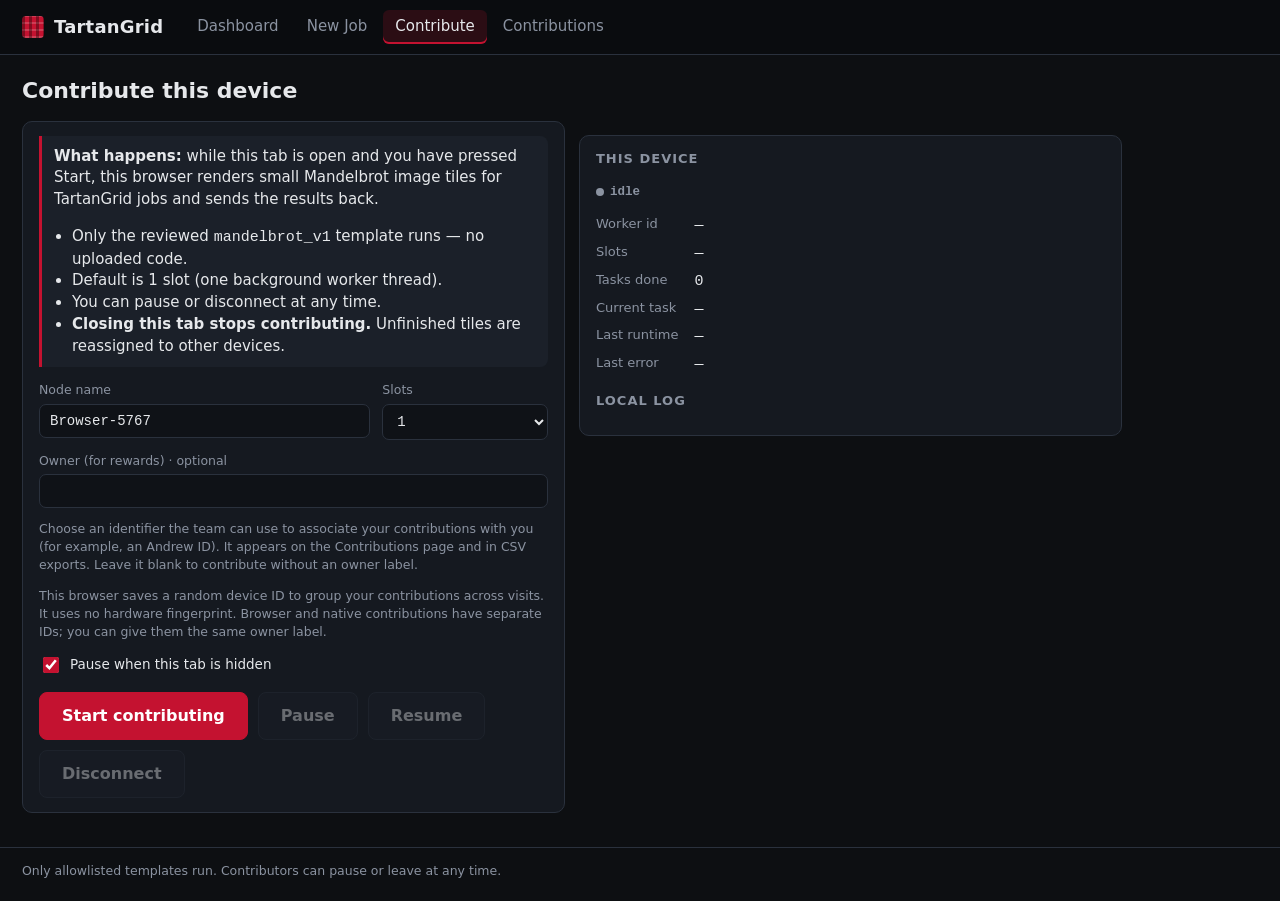
<file: backend/static/contribute.html>
<!DOCTYPE html>
<html lang="en">
<head>
  <meta charset="utf-8">
  <meta name="viewport" content="width=device-width, initial-scale=1">
  <title>TartanGrid — Contribute</title>
  <link rel="icon" href="data:,">
  <link rel="stylesheet" href="style.css">
</head>
<body>
  <header class="site"></header>
  <main>
    <h1>Contribute this device</h1>
    <div class="contrib-layout">
      <section class="panel">
        <div class="note">
          <p style="margin-top:0"><strong>What happens:</strong> while this tab is open and you have pressed Start,
            this browser renders small Mandelbrot image tiles for TartanGrid jobs and sends the results back.</p>
          <ul style="margin:0; padding-left:18px">
            <li>Only the reviewed <span class="mono">mandelbrot_v1</span> template runs — no uploaded code.</li>
            <li>Default is 1 slot (one background worker thread).</li>
            <li>You can pause or disconnect at any time.</li>
            <li><strong>Closing this tab stops contributing.</strong> Unfinished tiles are reassigned to other devices.</li>
          </ul>
        </div>

        <div class="form-grid" style="grid-template-columns: 2fr 1fr; margin-top:14px">
          <div><label for="name">Node name</label><input type="text" id="name" maxlength="40" autocomplete="off"></div>
          <div><label for="slots">Slots</label>
            <select id="slots"><option>1</option><option>2</option><option>3</option><option>4</option></select></div>
        </div>
        <div style="margin-top:12px">
          <label for="owner">Owner (for rewards) · optional</label>
          <input type="text" id="owner" maxlength="40" autocomplete="off" aria-describedby="owner-help">
          <p class="muted small" id="owner-help">Choose an identifier the team can use to associate your contributions with you (for example, an Andrew ID).
            It appears on the Contributions page and in CSV exports. Leave it blank to contribute without an owner label.</p>
        </div>
        <p class="muted small">This browser saves a random device ID to group your contributions across visits. It uses no hardware fingerprint.
          Browser and native contributions have separate IDs; you can give them the same owner label.</p>
        <label class="check" style="margin-top:12px"><input type="checkbox" id="auto-pause" checked> Pause when this tab is hidden</label>
        <div class="note err small" id="form-err" style="margin-top:12px" hidden></div>

        <div class="btn-row" style="margin-top:16px">
          <button class="btn primary big" id="start">Start contributing</button>
          <button class="btn big" id="pause" disabled>Pause</button>
          <button class="btn big" id="resume" disabled>Resume</button>
          <button class="btn big" id="stop" disabled>Disconnect</button>
        </div>
        <div class="note warn small" id="not-loaded" style="margin-top:14px" hidden>contributor.js not loaded yet — the worker code hasn't been deployed. The page will work once it is.</div>
      </section>

      <section class="panel">
        <h2>This device</h2>
        <div class="state-big" id="state"><span class="status status-idle">idle</span></div>
        <dl class="kv" style="margin-top:12px">
          <dt>Worker id</dt><dd id="s-worker">—</dd>
          <dt>Slots</dt><dd id="s-slots">—</dd>
          <dt>Tasks done</dt><dd id="s-done">0</dd>
          <dt>Current task</dt><dd id="s-current">—</dd>
          <dt>Last runtime</dt><dd id="s-last">—</dd>
          <dt>Last error</dt><dd id="s-error">—</dd>
        </dl>
        <h2 style="margin-top:16px">Local log</h2>
        <ul class="local-log" id="log"></ul>
      </section>
    </div>
  </main>
  <footer class="site"></footer>

  <script src="common.js"></script>
  <script>
    "use strict";
    TG.renderChrome("contribute");

    // ---------- node name (remembered; storage may be unavailable) ----------
    const nameInput = TG.$("#name");
    let saved = null;
    try { saved = localStorage.getItem("tg_node_name"); } catch (_) {}
    nameInput.value = saved || "Browser-" + String(Math.floor(1000 + Math.random() * 9000));
    nameInput.addEventListener("change", () => { try { localStorage.setItem("tg_node_name", nameInput.value.trim()); } catch (_) {} });
    const ownerInput = TG.$("#owner");
    try { ownerInput.value = localStorage.getItem("tg_owner") || ""; } catch (_) {}
    ownerInput.addEventListener("change", () => { try { localStorage.setItem("tg_owner", ownerInput.value.trim()); } catch (_) {} });

    // ---------- load C's scripts (mock mode uses TG.MockContributor instead) ----------
    let Impl = null;
    function loadScript(src) {
      return new Promise((resolve) => {
        const s = document.createElement("script");
        s.src = src;
        s.onload = () => resolve(true);
        s.onerror = () => resolve(false);
        document.head.appendChild(s);
      });
    }
    const ready = (async () => {
      if (TG.MOCK) { Impl = TG.MockContributor; return; }
      await loadScript("mandelbrot_kernel.js");
      await loadScript("contributor.js");
      if (typeof window.TartanContributor === "function") Impl = window.TartanContributor;
      else TG.$("#not-loaded").hidden = false;
      setButtons();
    })();

    // ---------- state ----------
    let c = null;
    let state = "idle";
    let manualPause = false, autoPaused = false, busy = false;
    const logLines = [];

    function log(msg) {
      logLines.unshift(new Date().toLocaleTimeString([], { hour12: false }) + "  " + msg);
      logLines.length = Math.min(logLines.length, 20);
      TG.$("#log").replaceChildren(...logLines.map((l) => TG.el("li", null, l)));
    }

    function setButtons() {
      const can = !!Impl && !busy;
      TG.$("#start").disabled = !can || !["idle", "stopped", "error"].includes(state);
      TG.$("#pause").disabled = !can || state !== "running";
      TG.$("#resume").disabled = !can || state !== "paused";
      TG.$("#stop").disabled = !can || !["running", "paused", "connecting", "error"].includes(state) || !c;
      nameInput.disabled = ownerInput.disabled = TG.$("#slots").disabled = !["idle", "stopped", "error"].includes(state);
    }

    function onStatus(s) {
      state = s.state || state;
      TG.$("#state").replaceChildren(TG.statusBadge(state));
      TG.$("#s-worker").textContent = s.workerId || "—";
      TG.$("#s-slots").textContent = s.slots ?? "—";
      TG.$("#s-done").textContent = s.tasksDone ?? 0;
      TG.$("#s-current").textContent = s.currentTaskIds && s.currentTaskIds.length ? s.currentTaskIds.map((i) => "#" + i).join(", ") : "—";
      TG.$("#s-last").textContent = s.lastRuntimeMs != null ? (s.lastRuntimeMs / 1000).toFixed(2) + " s" : "—";
      TG.$("#s-error").textContent = s.lastError || "—";
      setButtons();
    }

    async function run(label, fn) {
      busy = true; setButtons();
      try { await fn(); }
      catch (e) {
        log(label + " failed: " + e.message);
        const err = TG.$("#form-err");
        err.textContent = label + " failed: " + e.message;
        err.hidden = false;
      }
      finally { busy = false; setButtons(); }
    }

    // ---------- buttons ----------
    TG.$("#start").addEventListener("click", () => run("Start", async () => {
      await ready;
      if (!Impl) return;
      const name = nameInput.value.trim();
      if (name.length < 1 || name.length > 40) throw new Error("Node name must be 1–40 characters.");
      const owner = ownerInput.value.trim();
      if (Array.from(owner).length > 40) throw new Error("Owner must be at most 40 characters.");
      try { localStorage.setItem("tg_node_name", name); } catch (_) {}
      try { localStorage.setItem("tg_owner", owner); } catch (_) {}
      TG.$("#form-err").hidden = true;
      manualPause = autoPaused = false;
      c = new Impl({ name, slots: parseInt(TG.$("#slots").value, 10), owner: owner || null });   // fresh instance every Start
      c.on("status", onStatus);
      c.on("log", log);
      c.on("task_done", (e) => log(`task #${e.taskId} done in ${(e.runtimeMs / 1000).toFixed(2)}s`));
      log(`starting as "${name}"…`);
      await c.start();
      if (document.hidden && TG.$("#auto-pause").checked) await autoPause();
    }));
    TG.$("#pause").addEventListener("click", () => run("Pause", async () => { manualPause = true; autoPaused = false; await c.pause(); }));
    TG.$("#resume").addEventListener("click", () => run("Resume", async () => { manualPause = false; autoPaused = false; await c.resume(); }));
    TG.$("#stop").addEventListener("click", () => run("Disconnect", async () => { await c.stop(); }));

    // ---------- auto pause when hidden ----------
    async function autoPause() {
      if (!c || state !== "running" || manualPause) return;
      autoPaused = true;
      log("tab hidden → pausing");
      await c.pause();
    }
    document.addEventListener("visibilitychange", () => {
      if (!TG.$("#auto-pause").checked || !c) return;
      if (document.hidden) {
        autoPause().catch((e) => log("auto-pause failed: " + e.message));
      } else if (autoPaused && !manualPause && state === "paused") {
        autoPaused = false;
        log("tab visible → resuming");
        c.resume().catch((e) => log("auto-resume failed: " + e.message));
      }
    });

    setButtons();
  </script>
</body>
</html>
</file>
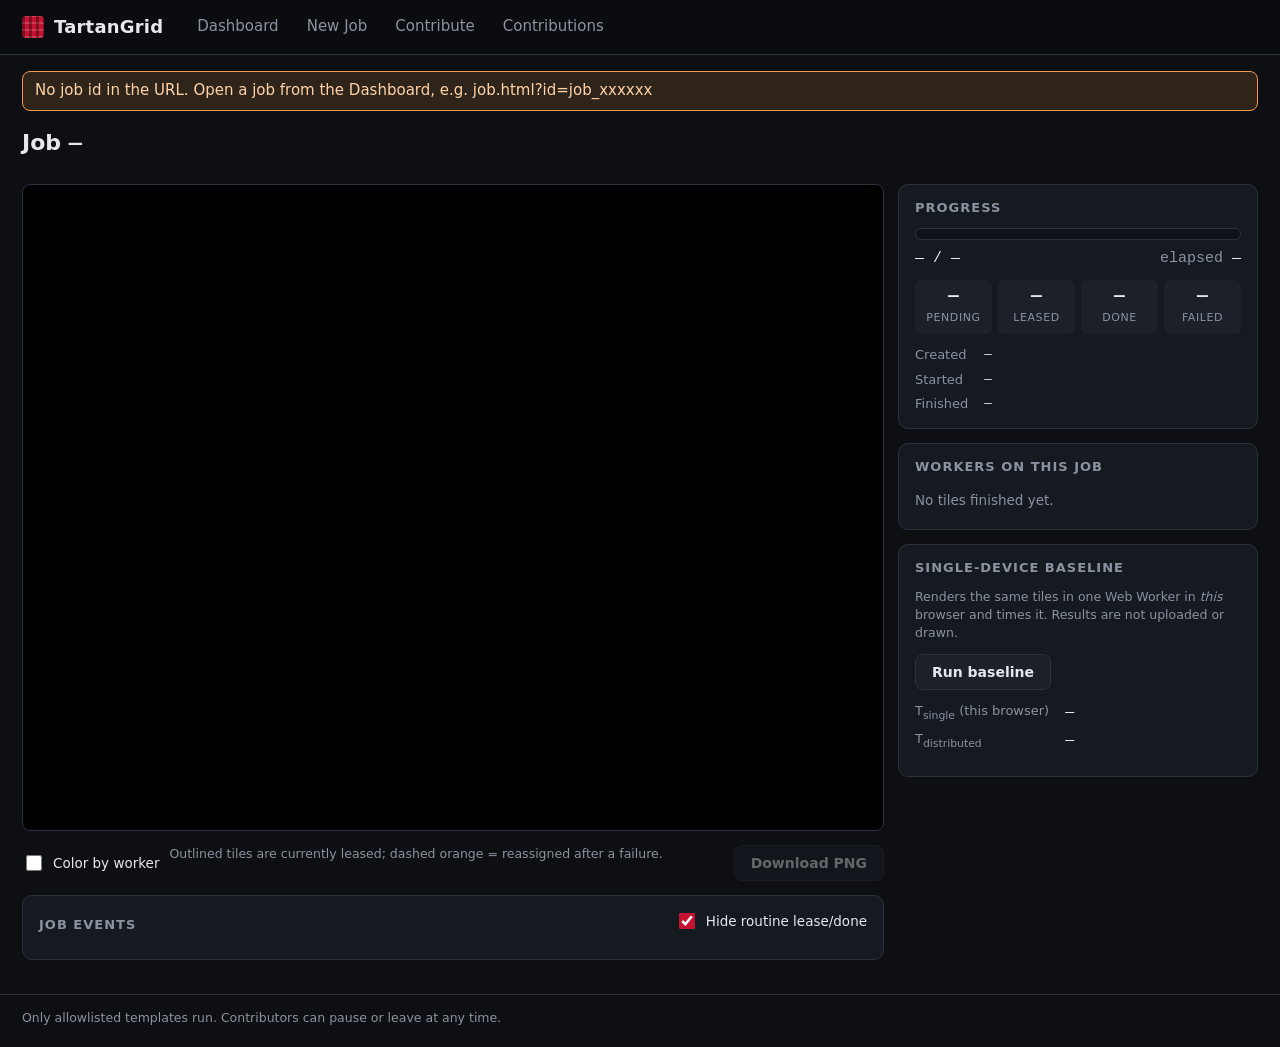
<file: backend/static/job.html>
<!DOCTYPE html>
<html lang="en">
<head>
  <meta charset="utf-8">
  <meta name="viewport" content="width=device-width, initial-scale=1">
  <title>TartanGrid — Job</title>
  <link rel="icon" href="data:,">
  <link rel="stylesheet" href="style.css">
</head>
<body>
  <header class="site"></header>
  <main>
    <div class="panel-head">
      <h1>Job <span class="mono" id="job-id">—</span> <span id="job-status"></span></h1>
      <span class="muted mono small" id="job-params"></span>
    </div>

    <div class="job-layout">
      <div class="stack">
        <div class="canvas-wrap" id="canvas-wrap">
          <canvas id="img" width="512" height="384"></canvas>
          <canvas id="overlay" class="overlay" width="512" height="384"></canvas>
        </div>
        <div class="btn-row">
          <label class="check"><input type="checkbox" id="color-by-worker"> Color by worker</label>
          <span class="muted small">Outlined tiles are currently leased; dashed orange = reassigned after a failure.</span>
          <button class="btn" id="download" style="margin-left:auto" disabled>Download PNG</button>
        </div>

        <section class="panel">
          <div class="panel-head">
            <h2>Job events</h2>
            <label class="check"><input type="checkbox" id="hide-noisy" checked> Hide routine lease/done</label>
          </div>
          <div class="muted small" id="hidden-count"></div>
          <ul class="events" id="events"></ul>
        </section>
      </div>

      <div class="stack">
        <section class="panel">
          <h2>Progress</h2>
          <div class="progress"><div id="bar"></div></div>
          <div class="panel-head" style="margin:8px 0 0">
            <span class="num" id="done-of">— / —</span>
            <span class="num"><span class="muted">elapsed</span> <span id="elapsed">—</span></span>
          </div>
          <div class="counts">
            <div><b id="n-pending">—</b><span>pending</span></div>
            <div><b id="n-leased">—</b><span>leased</span></div>
            <div><b id="n-done">—</b><span>done</span></div>
            <div><b id="n-failed">—</b><span>failed</span></div>
          </div>
          <dl class="kv small" style="margin-top:12px">
            <dt>Created</dt><dd id="t-created">—</dd>
            <dt>Started</dt><dd id="t-started">—</dd>
            <dt>Finished</dt><dd id="t-finished">—</dd>
          </dl>
        </section>

        <section class="panel">
          <div class="panel-head"><h2>Workers on this job</h2><span class="muted small" id="legend-hint"></span></div>
          <ul class="legend" id="legend"><li class="muted">No tiles finished yet.</li></ul>
        </section>

        <section class="panel">
          <h2>Single-device baseline</h2>
          <p class="muted small" style="margin-top:0">Renders the same tiles in one Web Worker in <em>this</em> browser and times it.
            Results are not uploaded or drawn.</p>
          <div class="btn-row"><button class="btn" id="baseline-btn">Run baseline</button></div>
          <div class="progress" style="margin-top:10px" hidden id="baseline-prog"><div id="baseline-bar"></div></div>
          <dl class="kv" style="margin-top:12px">
            <dt>T<sub>single</sub> (this browser)</dt><dd id="t-single">—</dd>
            <dt>T<sub>distributed</sub></dt><dd id="t-dist">—</dd>
          </dl>
          <div style="margin-top:10px"><span class="speedup" id="speedup"></span></div>
          <p class="muted small" id="speedup-note" hidden>Measured; T<sub>distributed</sub> is end-to-end (includes network &amp; scheduling overhead).</p>
          <div class="note err small" id="baseline-err" hidden></div>
        </section>
      </div>
    </div>
  </main>
  <footer class="site"></footer>

  <script src="common.js"></script>
  <script>
    "use strict";
    TG.renderChrome("job");
    const el = TG.el;
    const jobId = TG.query("id");

    const img = TG.$("#img"), overlay = TG.$("#overlay");
    const ictx = img.getContext("2d"), octx = overlay.getContext("2d");
    const colorToggle = TG.$("#color-by-worker");

    const S = {
      params: null, maxIter: 0, since: 0, status: null, elapsedMs: null,
      tiles: new Map(),   // task idx -> {x, y, w, h, worker_id, attempts}
      leased: [], terminal: false, initialized: false,
    };

    // ---------- canvas ----------
    function initCanvas(p) {
      img.width = overlay.width = p.width;
      img.height = overlay.height = p.height;
      ictx.fillStyle = "#07090c";
      ictx.fillRect(0, 0, p.width, p.height);
      S.initialized = true;
    }

    function drawTile(t) {
      ictx.putImageData(TG.tileImageData(t.data, t.tile_w, t.tile_h, S.maxIter), t.tile_x, t.tile_y);
      S.tiles.set(t.idx, { x: t.tile_x, y: t.tile_y, w: t.tile_w, h: t.tile_h, worker_id: t.worker_id, attempts: t.attempts || 1 });
    }

    function drawOverlay() {
      octx.clearRect(0, 0, overlay.width, overlay.height);
      const shown = overlay.getBoundingClientRect().width || overlay.width;
      const s = overlay.width / shown; // canvas pixels per CSS pixel
      if (colorToggle.checked) {
        for (const t of S.tiles.values()) {
          octx.fillStyle = TG.workerColorAlpha(t.worker_id, 0.3);
          octx.fillRect(t.x, t.y, t.w, t.h);
        }
        octx.setLineDash([5 * s, 4 * s]);
        octx.lineWidth = 2 * s;
        octx.strokeStyle = "#f2994a";
        for (const t of S.tiles.values()) {
          if (t.attempts > 1) octx.strokeRect(t.x + 2 * s, t.y + 2 * s, t.w - 4 * s, t.h - 4 * s);
        }
        octx.setLineDash([]);
      }
      const lw = 2 * s;
      octx.lineWidth = lw;
      for (const l of S.leased) {
        octx.strokeStyle = TG.workerColor(l.worker_id);
        octx.strokeRect(l.tile_x + lw / 2, l.tile_y + lw / 2, l.tile_w - lw, l.tile_h - lw);
      }
    }
    colorToggle.addEventListener("change", () => { drawOverlay(); TG.$("#legend-hint").textContent = colorToggle.checked ? "tile colors ↓" : ""; });
    window.addEventListener("resize", drawOverlay);

    // ---------- job polling ----------
    function render(j) {
      TG.$("#job-status").replaceChildren(TG.statusBadge(j.status));
      const done = j.counts ? j.counts.done : 0;
      const pct = j.task_count ? (100 * done) / j.task_count : 0;
      TG.$("#bar").style.width = pct.toFixed(1) + "%";
      TG.$("#done-of").textContent = `${done} / ${j.task_count} tiles (${pct.toFixed(0)}%)`;
      TG.$("#elapsed").textContent = TG.fmtSeconds(j.elapsed_ms);
      for (const k of ["pending", "leased", "done", "failed"]) TG.$("#n-" + k).textContent = j.counts ? j.counts[k] : "—";
      TG.$("#t-created").textContent = TG.fmtTime(j.created_at);
      TG.$("#t-started").textContent = TG.fmtTime(j.started_at);
      TG.$("#t-finished").textContent = TG.fmtTime(j.finished_at);

      const ws = (j.workers || []).slice().sort((a, b) => b.tiles_done - a.tiles_done);
      TG.$("#legend").replaceChildren(...(ws.length ? ws.map((w) =>
        el("li", null, TG.workerDot(w.worker_id), el("span", null, w.name), TG.typeBadge(w.worker_type),
          el("span", { class: "num" }, w.tiles_done + " tiles"))) : [el("li", { class: "muted" }, "No tiles finished yet.")]));
    }

    // Distinct worker colors in registration order (same as the Dashboard).
    let lastJob = null, colorsLoaded = false;
    async function refreshColors() {
      const s = await TG.api("/api/stats");
      TG.assignWorkerColors(s.workers || []);
      colorsLoaded = true;
      if (lastJob) { render(lastJob); drawOverlay(); feed.render(); }
    }

    async function pollJob() {
      if (!colorsLoaded) { try { await refreshColors(); } catch (_) { /* colors fall back to hash */ } }
      const j = await TG.api(`/api/jobs/${encodeURIComponent(jobId)}?since=${S.since}`);
      lastJob = j;
      if (!S.initialized) {
        S.params = j.params; S.maxIter = j.params.max_iter;
        initCanvas(j.params);
        const p = j.params;
        TG.$("#job-params").textContent =
          `${p.width}×${p.height} · tile ${p.tile_size} · max_iter ${p.max_iter} · x∈[${p.x_min}, ${p.x_max}] y∈[${p.y_min}, ${p.y_max}]`;
      }
      for (const t of j.tiles || []) drawTile(t);
      if (j.next_since != null) S.since = j.next_since;
      S.leased = j.leased || [];
      S.status = j.status;
      S.elapsedMs = j.elapsed_ms;
      render(j);
      drawOverlay();
      TG.$("#download").disabled = S.tiles.size === 0;
      updateSpeedup();
      if (j.status === "completed" || j.status === "failed" || j.status === "cancelled") S.terminal = true;
    }

    const feed = new TG.EventFeed(TG.$("#events"), {
      jobId, hideNoisyEl: TG.$("#hide-noisy"), countEl: TG.$("#hidden-count"), max: 100,
    });

    if (!jobId) {
      TG.setBanner("No job id in the URL. Open a job from the Dashboard, e.g. job.html?id=job_xxxxxx");
    } else {
      TG.$("#job-id").textContent = jobId;
      document.title = "TartanGrid — " + jobId;
      const stops = [];
      const stopAll = () => stops.forEach((f) => f());
      stops.push(TG.startPolling(async () => {
        await pollJob();
        if (S.terminal) {
          await feed.poll();          // pick up the job_completed event
          stopAll();
        }
      }, 1000, (e) => {
        if (e && e.status === 404) { TG.setBanner("Job " + jobId + " not found."); stopAll(); return; }
        TG.setBanner(e ? "Cannot load job — retrying… (" + e.message + ")" : null);
      }));
      stops.push(TG.startPolling(async () => { if (!S.terminal) await feed.poll(); }, 1000));
      // New workers may join mid-job: refresh the color assignment every few seconds.
      stops.push(TG.startPolling(async () => { if (colorsLoaded) await refreshColors(); }, 4000));
    }

    // ---------- download ----------
    TG.$("#download").addEventListener("click", () => {
      img.toBlob((blob) => {
        if (!blob) return;
        const a = el("a", { href: URL.createObjectURL(blob), download: `tartangrid_${jobId || "job"}.png` });
        document.body.appendChild(a); a.click(); a.remove();
        setTimeout(() => URL.revokeObjectURL(a.href), 5000);
      }, "image/png");
    });

    // ---------- single-device baseline ----------
    // Real mode loads C's mandelbrot_kernel.js; mock mode uses a capped stand-in kernel.
    const MOCK_KERNEL = `function computeTile(inp){const cap=Math.min(inp.max_iter,300);const out=new Int32Array(inp.tile_w*inp.tile_h);
      const dx=(inp.x_max-inp.x_min)/inp.image_width,dy=(inp.y_max-inp.y_min)/inp.image_height;
      for(let j=0;j<inp.tile_h;j++){const ci=inp.y_max-(inp.tile_y+j+0.5)*dy;for(let i=0;i<inp.tile_w;i++){const cr=inp.x_min+(inp.tile_x+i+0.5)*dx;
      let zr=0,zi=0,n=0;while(n<cap&&zr*zr+zi*zi<=4){const t=zr*zr-zi*zi+cr;zi=2*zr*zi+ci;zr=t;n++;}out[j*inp.tile_w+i]=n;}}return out;}`;
    const BASELINE_SRC = `
      self.onmessage = (e) => {
        const inputs = e.data.inputs;
        const t0 = performance.now();
        for (let i = 0; i < inputs.length; i++) {
          computeTile(inputs[i]);
          if (i % 2 === 1 || i === inputs.length - 1)
            self.postMessage({ type: "progress", done: i + 1, total: inputs.length, ms: performance.now() - t0 });
        }
        self.postMessage({ type: "done", ms: performance.now() - t0 });
      };`;
    let baseline = null, tSingle = null;
    const bBtn = TG.$("#baseline-btn");

    function stopBaseline() {
      if (baseline) { baseline.terminate(); baseline = null; }
      bBtn.textContent = "Run baseline";
    }
    bBtn.addEventListener("click", () => {
      if (baseline) { stopBaseline(); TG.$("#t-single").textContent = "cancelled"; return; }
      if (!S.params) return;
      const head = TG.MOCK ? MOCK_KERNEL : `importScripts(${JSON.stringify(location.origin + "/mandelbrot_kernel.js")});`;
      const url = URL.createObjectURL(new Blob([head + BASELINE_SRC], { type: "text/javascript" }));
      baseline = new Worker(url);
      URL.revokeObjectURL(url);
      TG.$("#baseline-err").hidden = true;
      TG.$("#baseline-prog").hidden = false;
      TG.$("#baseline-bar").style.width = "0%";
      TG.$("#t-single").textContent = "running…";
      bBtn.textContent = "Cancel baseline";
      baseline.onmessage = (e) => {
        const m = e.data;
        if (m.type === "progress") {
          TG.$("#baseline-bar").style.width = ((100 * m.done) / m.total).toFixed(1) + "%";
          TG.$("#t-single").textContent = `running… ${m.done}/${m.total} tiles, ${TG.fmtSeconds(m.ms)}`;
        } else if (m.type === "done") {
          tSingle = m.ms;
          stopBaseline();
          TG.$("#t-single").textContent = TG.fmtSeconds(tSingle) + (TG.MOCK ? " (mock kernel)" : "");
          updateSpeedup();
        }
      };
      baseline.onerror = (e) => {
        e.preventDefault();
        stopBaseline();
        TG.$("#t-single").textContent = "—";
        const err = TG.$("#baseline-err");
        err.textContent = "Baseline failed: " + (e.message || "could not load mandelbrot_kernel.js") +
          "\n(mandelbrot_kernel.js is provided by the workers code — is it deployed yet?)";
        err.hidden = false;
      };
      baseline.postMessage({ inputs: TG.splitInputs(S.params) });
    });

    function updateSpeedup() {
      const done = S.status === "completed";
      TG.$("#t-dist").textContent = done ? TG.fmtSeconds(S.elapsedMs) : (S.status ? "job not finished yet" : "—");
      const sp = TG.$("#speedup");
      if (done && tSingle != null && S.elapsedMs > 0) {
        const x = tSingle / S.elapsedMs;
        sp.textContent = "Speedup " + x.toFixed(2) + "×";
        sp.className = "speedup" + (x < 1 ? " slow" : "");
        TG.$("#speedup-note").hidden = false;
      } else {
        sp.textContent = "";
        TG.$("#speedup-note").hidden = true;
      }
    }
  </script>
</body>
</html>
</file>
<file: backend/static/style.css>
/* TartanGrid — shared styles (owner: B). Dark console look, CMU red accent. */
:root {
  --bg: #0d0f12;
  --panel: #151920;
  --panel-2: #1b2029;
  --line: #2a313d;
  --text: #e6e8eb;
  --muted: #8b93a1;
  --red: #c41230;
  --red-soft: rgba(196, 18, 48, 0.18);
  --green: #3ccf7a;
  --yellow: #f2c94c;
  --orange: #f2994a;
  --grey: #6f7785;
  --dark-grey: #454b55;
  --mono: ui-monospace, "SF Mono", "Cascadia Mono", Menlo, Consolas, monospace;
  --sans: system-ui, -apple-system, "Segoe UI", Roboto, sans-serif;
  --radius: 10px;
}
* { box-sizing: border-box; }
html, body { margin: 0; background: var(--bg); color: var(--text); font: 15px/1.45 var(--sans); }
a { color: #ff6b81; text-decoration: none; }
a:hover { text-decoration: underline; }
code, .mono, .num { font-family: var(--mono); }
.num { font-variant-numeric: tabular-nums; }
.muted { color: var(--muted); }
.small { font-size: 12.5px; }
[hidden] { display: none !important; }

/* ---------- chrome ---------- */
header.site {
  display: flex; align-items: center; gap: 22px;
  padding: 10px 22px; border-bottom: 1px solid var(--line); background: #0a0c0f;
  position: sticky; top: 0; z-index: 10;
}
.brand { display: flex; align-items: center; gap: 10px; color: var(--text); font-weight: 700; font-size: 18px; letter-spacing: 0.2px; }
.brand:hover { text-decoration: none; }
.logo {
  width: 22px; height: 22px; border-radius: 4px;
  background:
    repeating-linear-gradient(90deg, rgba(0,0,0,.35) 0 3px, transparent 3px 7px),
    repeating-linear-gradient(0deg, rgba(255,255,255,.18) 0 2px, transparent 2px 7px),
    var(--red);
}
header.site nav { display: flex; gap: 4px; flex-wrap: wrap; }
header.site nav a { color: var(--muted); padding: 6px 12px; border-radius: 6px; }
header.site nav a:hover { color: var(--text); background: var(--panel-2); text-decoration: none; }
header.site nav a.active { color: var(--text); background: var(--red-soft); box-shadow: inset 0 -2px 0 var(--red); }
.mock-badge {
  margin-left: auto; font: 700 11px var(--mono); letter-spacing: 1px; color: #111;
  background: var(--yellow); padding: 3px 8px; border-radius: 4px;
}
footer.site { padding: 14px 22px 22px; color: var(--muted); font-size: 12.5px; border-top: 1px solid var(--line); margin-top: 18px; }
main { padding: 16px 22px; max-width: 1500px; margin: 0 auto; }
h1 { font-size: 22px; margin: 4px 0 14px; }
h2 { font-size: 13px; margin: 0 0 10px; text-transform: uppercase; letter-spacing: 1px; color: var(--muted); font-weight: 600; }
.banner { background: rgba(242, 153, 74, 0.15); border: 1px solid var(--orange); color: #ffd2a8; padding: 8px 12px; border-radius: 8px; margin-bottom: 12px; white-space: pre-wrap; }

/* ---------- panels & layout ---------- */
.panel { background: var(--panel); border: 1px solid var(--line); border-radius: var(--radius); padding: 14px 16px; min-width: 0; }
.panel + .panel { margin-top: 14px; }
.panel-head { display: flex; flex-wrap: wrap; align-items: baseline; justify-content: space-between; gap: 10px; margin-bottom: 10px; }
.panel-head h2 { margin: 0; }
.grid-2 { display: grid; grid-template-columns: minmax(0, 1.25fr) minmax(0, 1fr); gap: 14px; align-items: start; }
.stack > * + * { margin-top: 14px; }
.stack { min-width: 0; }

/* ---------- access-controlled submission audit ---------- */
.audit-counts { display: flex; gap: 28px; margin: 12px 0; }
.audit-counts > div { display: flex; flex-direction: column; gap: 3px; }
.audit-counts strong { font-size: 24px; }
.audit-unlock-row { display: flex; gap: 8px; align-items: center; }
.audit-unlock-row input { min-width: 0; flex: 1; }
.audit-unlock-row button { flex-shrink: 0; }
.audit-events { padding: 0; margin: 0; list-style: none; max-height: 360px; overflow-y: auto; }
.audit-events li { padding: 10px 0; border-top: 1px solid var(--line); }
.audit-events li > * + * { margin-top: 4px; }
.audit-event-head { display: flex; flex-wrap: wrap; justify-content: space-between; gap: 6px; }
.audit-allow { color: var(--green); }
.audit-deny { color: #ff6b81; }
.audit-id { overflow-wrap: anywhere; }

.cards { display: grid; grid-template-columns: repeat(5, minmax(0, 1fr)); gap: 12px; margin-bottom: 14px; }
.card { background: var(--panel); border: 1px solid var(--line); border-radius: var(--radius); padding: 12px 14px; }
.card .label { color: var(--muted); font-size: 12px; text-transform: uppercase; letter-spacing: .8px; }
.card .value { font: 700 30px/1.15 var(--mono); margin-top: 4px; }
.card.accent { border-color: rgba(196, 18, 48, .6); background: linear-gradient(180deg, var(--red-soft), var(--panel) 70%); }

/* ---------- tables ---------- */
table { width: 100%; border-collapse: collapse; }
.table-scroll { overflow-x: auto; max-width: 100%; }
th { text-align: left; color: var(--muted); font-weight: 600; font-size: 12px; text-transform: uppercase; letter-spacing: .6px; padding: 6px 8px; border-bottom: 1px solid var(--line); }
td { padding: 7px 8px; border-bottom: 1px solid #20262f; vertical-align: middle; }
tr:last-child td { border-bottom: none; }
td.num, th.num { text-align: right; }
.empty { color: var(--muted); padding: 14px 8px; text-align: center; }

/* ---------- badges ---------- */
.badge { display: inline-block; font: 700 10.5px var(--mono); letter-spacing: .8px; padding: 2px 7px; border-radius: 4px; vertical-align: 1px; }
.type-browser { background: #d7dbe0; color: #1b1f24; }
.type-native { background: var(--red); color: #fff; }
.status { display: inline-flex; align-items: center; gap: 6px; font: 600 12.5px var(--mono); }
.status::before { content: ""; width: 8px; height: 8px; border-radius: 50%; background: currentColor; }
.status-online, .status-completed, .status-running { color: var(--green); }
.status-paused, .status-queued { color: var(--yellow); }
.status-offline { color: var(--grey); }
.status-left, .status-cancelled { color: var(--dark-grey); }
.status-failed { color: var(--orange); }
.status-connecting, .status-idle, .status-stopped { color: var(--muted); }
.status-error { color: var(--orange); }
.dot { display: inline-block; width: 10px; height: 10px; border-radius: 50%; flex: none; vertical-align: -1px; }
.dot-empty { background: transparent; }

/* ---------- event feed ---------- */
.events { list-style: none; margin: 0; padding: 0; max-height: 360px; overflow-y: auto; font: 12.5px/1.4 var(--mono); }
.events.tall { max-height: 460px; }
.ev { display: grid; grid-template-columns: 66px 124px 12px 1fr; gap: 8px; align-items: center; padding: 4px 6px; border-radius: 5px; }
.ev + .ev { border-top: 1px solid #1d222a; }
.ev-time { color: var(--muted); }
.ev-type { color: #aeb5c1; overflow: hidden; text-overflow: ellipsis; white-space: nowrap; }
.ev-msg { overflow-wrap: anywhere; }
.ev-alert .ev-type, .ev-alert .ev-msg { color: var(--orange); }
.ev-good .ev-type { color: var(--green); }
.ev-reassigned .ev-type { color: #111; background: var(--orange); border-radius: 3px; padding: 0 4px; font-weight: 700; justify-self: start; }
.flash { animation: flash 1.6s ease-out 1; }
@keyframes flash {
  0% { background: rgba(242, 153, 74, .55); }
  100% { background: transparent; }
}

/* ---------- forms & buttons ---------- */
label { display: block; font-size: 12.5px; color: var(--muted); margin-bottom: 4px; }
input[type=text], input[type=number], input[type=datetime-local], select, textarea {
  width: 100%; background: #0f1217; color: var(--text); border: 1px solid var(--line); border-radius: 7px;
  padding: 8px 10px; font: 14px var(--mono);
}
textarea { font-family: var(--sans); min-height: 76px; resize: vertical; }
input:focus, select:focus, textarea:focus { outline: none; border-color: var(--red); box-shadow: 0 0 0 2px var(--red-soft); }
.check { display: flex; align-items: center; gap: 8px; color: var(--text); font-size: 13.5px; margin: 0; cursor: pointer; }
.check input { accent-color: var(--red); width: 16px; height: 16px; }
.btn {
  display: inline-flex; align-items: center; justify-content: center; gap: 6px;
  background: var(--panel-2); color: var(--text); border: 1px solid var(--line); border-radius: 8px;
  padding: 9px 16px; font: 600 14px var(--sans); cursor: pointer;
}
.btn:hover:not(:disabled) { border-color: #48505e; background: #222834; }
.btn:disabled { opacity: .4; cursor: not-allowed; }
.btn.primary { background: var(--red); border-color: var(--red); color: #fff; }
.btn.primary:hover:not(:disabled) { background: #d8173a; }
.btn.big { padding: 13px 22px; font-size: 16px; min-height: 48px; }
.btn-row { display: flex; flex-wrap: wrap; gap: 10px; }
.form-grid { display: grid; grid-template-columns: repeat(4, minmax(0, 1fr)); gap: 12px; }
.preset-picker { width: 280px; max-width: 100%; }
.note { border-left: 3px solid var(--red); background: var(--panel-2); padding: 10px 12px; border-radius: 0 8px 8px 0; }
.note.ai { border-left-color: #7aa7ff; }
.note.warn { border-left-color: var(--orange); color: #ffd2a8; white-space: pre-wrap; }
.note.err { border-left-color: var(--orange); background: rgba(242, 153, 74, .1); color: #ffd2a8; white-space: pre-wrap; }
.kv { display: grid; grid-template-columns: max-content 1fr; gap: 6px 16px; margin: 0; }
.kv dt { color: var(--muted); font-size: 13px; }
.kv dd { margin: 0; font-family: var(--mono); overflow-wrap: anywhere; }

/* ---------- connectors ---------- */
.connectors { list-style: none; margin: 0; padding: 0; }
.connectors li { display: flex; justify-content: space-between; gap: 10px; padding: 6px 0; border-bottom: 1px solid #20262f; font-size: 13.5px; }
.connectors li:last-child { border-bottom: none; }
.conn-on { color: var(--green); font-family: var(--mono); }
.conn-none { color: var(--yellow); font-family: var(--mono); }
.conn-planned { color: var(--grey); font-family: var(--mono); }

/* ---------- job page ---------- */
.job-layout { display: grid; grid-template-columns: minmax(0, 1fr) 360px; gap: 14px; align-items: start; }
.canvas-wrap { position: relative; width: 100%; background: #000; border-radius: 8px; overflow: hidden; border: 1px solid var(--line); }
.canvas-wrap canvas { display: block; width: 100%; height: auto; }
.canvas-wrap canvas.overlay { position: absolute; inset: 0; height: 100%; pointer-events: none; }
.progress { height: 12px; background: #0f1217; border: 1px solid var(--line); border-radius: 7px; overflow: hidden; }
.progress > div { height: 100%; width: 0; background: linear-gradient(90deg, #8e0c22, var(--red)); transition: width .4s; }
.counts { display: grid; grid-template-columns: repeat(4, 1fr); gap: 6px; margin-top: 10px; text-align: center; }
.counts div { background: var(--panel-2); border-radius: 6px; padding: 6px 4px; }
.counts b { display: block; font: 700 18px var(--mono); }
.counts span { color: var(--muted); font-size: 11px; text-transform: uppercase; letter-spacing: .6px; }
.legend { list-style: none; margin: 8px 0 0; padding: 0; }
.legend li { display: flex; align-items: center; gap: 8px; padding: 4px 0; font-size: 13.5px; }
.legend li .num { margin-left: auto; }
.big-num { font: 700 26px var(--mono); }
.speedup { font: 700 34px var(--mono); color: var(--green); }
.speedup.slow { color: var(--orange); }

/* ---------- contribute ---------- */
.contrib-layout { display: grid; grid-template-columns: minmax(0, 1fr) minmax(0, 1fr); gap: 14px; align-items: start; max-width: 1100px; }
.local-log { list-style: none; margin: 0; padding: 0; font: 12.5px/1.5 var(--mono); max-height: 260px; overflow-y: auto; }
.local-log li { padding: 2px 0; border-bottom: 1px solid #1d222a; overflow-wrap: anywhere; }
.state-big { font: 700 22px var(--mono); }

/* ---------- device contributions ---------- */
.sr-only { position: absolute; width: 1px; height: 1px; padding: 0; margin: -1px; overflow: hidden; clip-path: inset(50%); white-space: nowrap; border: 0; }
.contributions-heading { align-items: center; flex-wrap: wrap; }
.contributions-heading p { margin-top: 0; }
.contribution-filters { display: flex; align-items: end; flex-wrap: wrap; gap: 14px; }
.contribution-filters > div:first-child { min-width: 170px; }
.custom-range { display: flex; align-items: end; flex-wrap: wrap; gap: 12px; }
.custom-range > div { min-width: 0; }
.contribution-totals { grid-template-columns: repeat(3, minmax(0, 1fr)); margin-top: 14px; }
.contribution-totals .value { overflow-wrap: anywhere; font-size: clamp(20px, 3vw, 30px); }
.contributions-table { table-layout: fixed; }
.contributions-table th:first-child { width: 6%; }
.contributions-table th:nth-child(2) { width: 23%; }
.contributions-table th:nth-child(5) { width: 8%; }
.contributions-table td { overflow-wrap: anywhere; }
.contributions-table .verified-credit { font-weight: 700; }
.device-label > div + div { margin-top: 4px; }
.type-tags { display: flex; flex-wrap: wrap; gap: 4px; }
.share-cell .progress { height: 8px; margin-top: 5px; }
.top-contributors { list-style: none; margin: 0; padding: 0; }
.top-contributors li[data-device-id] { display: grid; grid-template-columns: 18px 10px minmax(0, 1fr) minmax(0, auto); gap: 9px; align-items: center; padding: 10px 0; }
.top-contributors li + li { border-top: 1px solid var(--line); }
.contributor-name { overflow-wrap: anywhere; }
.contributor-name > span { display: block; }
.contributor-credit { text-align: right; overflow-wrap: anywhere; }
.contributor-credit > span { display: block; }
.btn[aria-disabled="true"] { opacity: .4; cursor: not-allowed; }

@media (max-width: 900px) {
  .contributions-table, .contributions-table tbody { display: block; }
  .contributions-table thead { position: absolute; width: 1px; height: 1px; overflow: hidden; clip-path: inset(50%); }
  .contributions-table tr { display: block; padding: 10px 0; border-bottom: 1px solid var(--line); }
  .contributions-table tr:last-child { border-bottom: none; }
  .contributions-table td { display: grid; grid-template-columns: minmax(88px, 30%) minmax(0, 1fr); gap: 12px; border: 0; padding: 5px 0; text-align: left; }
  .contributions-table td::before { content: attr(data-label); color: var(--muted); font: 12.5px var(--sans); }
  .contributions-table td.empty { display: block; }
  .contributions-table td.empty::before { content: none; }
}

/* ---------- responsive ---------- */
@media (max-width: 1100px) {
  .grid-2, .job-layout, .contrib-layout { grid-template-columns: 1fr; }
  .cards { grid-template-columns: repeat(3, minmax(0, 1fr)); }
  .form-grid { grid-template-columns: repeat(2, minmax(0, 1fr)); }
}
@media (max-width: 640px) {
  main { padding: 12px; }
  header.site { flex-wrap: wrap; gap: 10px; padding: 10px 12px; }
  .cards { grid-template-columns: repeat(2, minmax(0, 1fr)); }
  .card .value { font-size: 24px; }
  .form-grid { grid-template-columns: 1fr 1fr; }
  .ev { grid-template-columns: 58px 1fr; }
  .ev .dot { display: none; }
  .ev-msg { grid-column: 1 / -1; }
  .btn-row .btn { flex: 1 1 45%; }
  header.site nav a { padding: 6px 8px; }
  .contribution-filters, .custom-range { display: grid; grid-template-columns: minmax(0, 1fr); width: 100%; }
  .contribution-totals { grid-template-columns: minmax(0, 1fr); }
}
</file>
